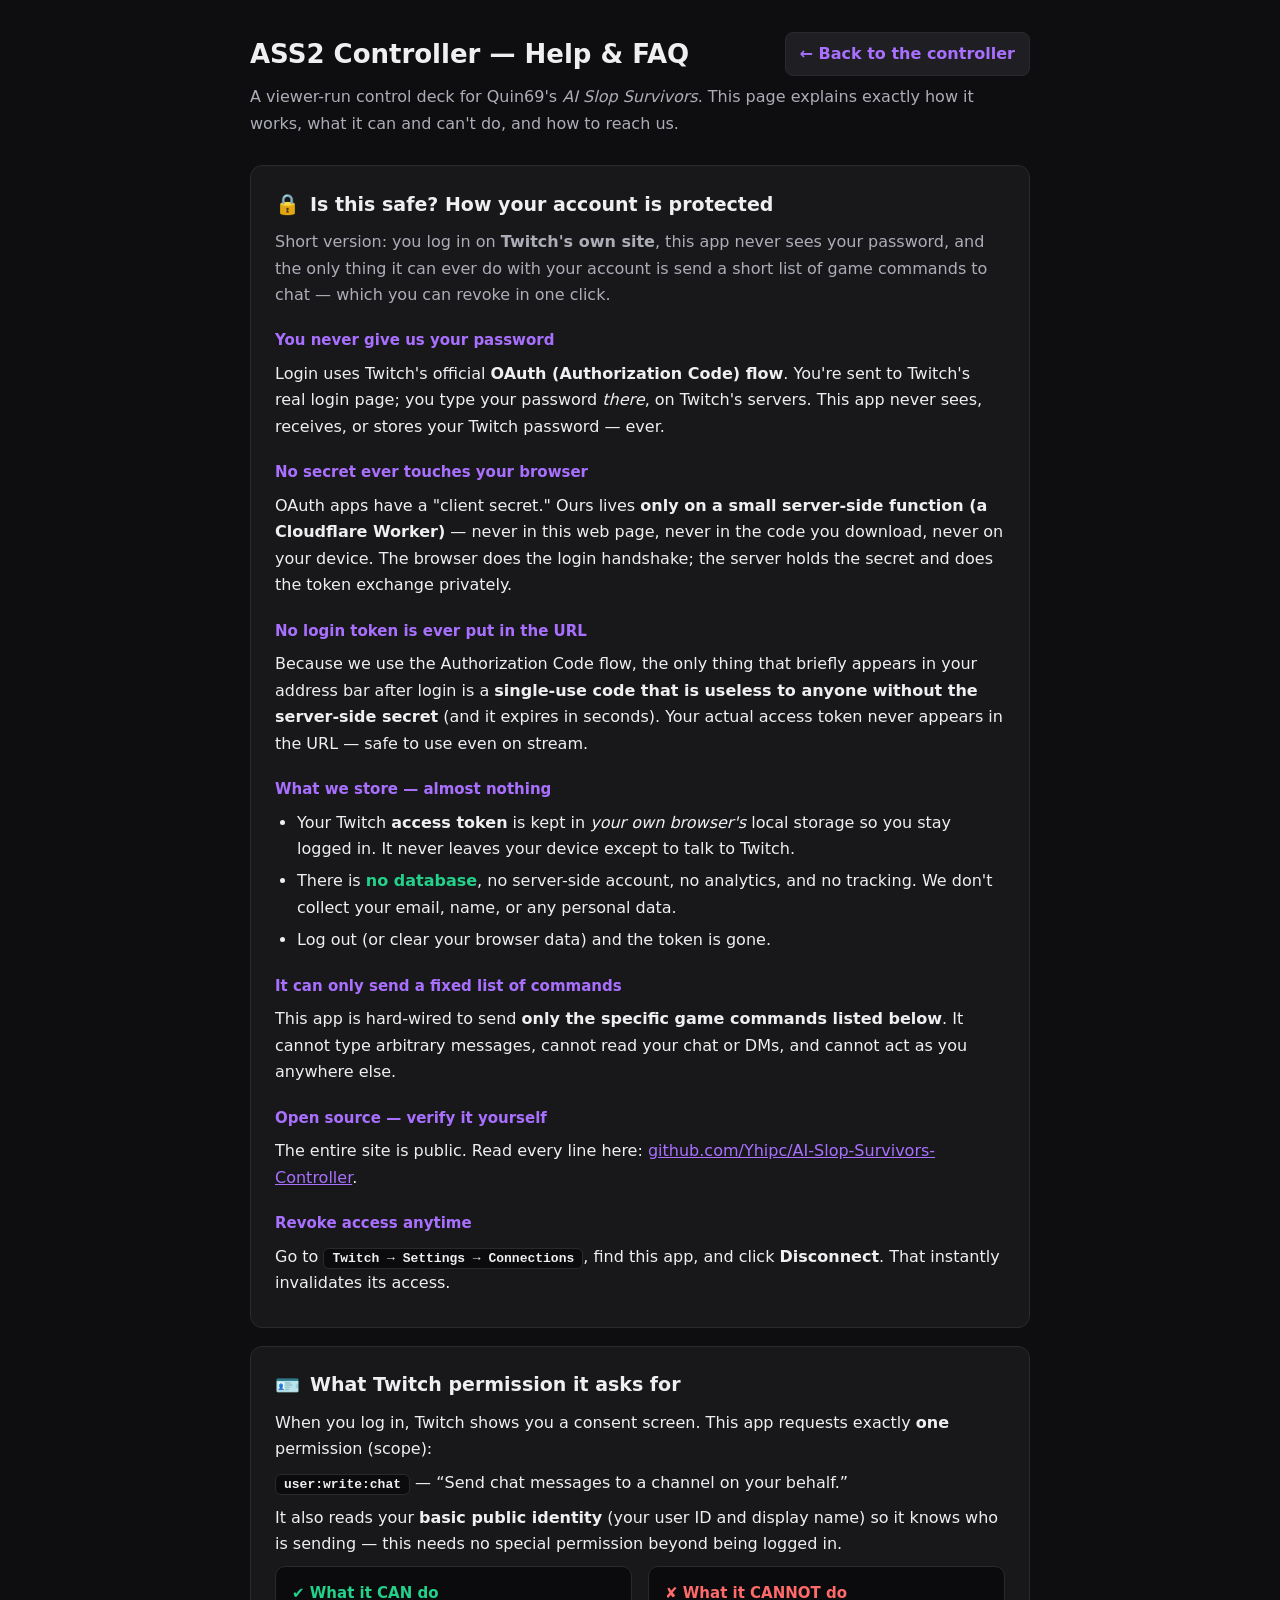
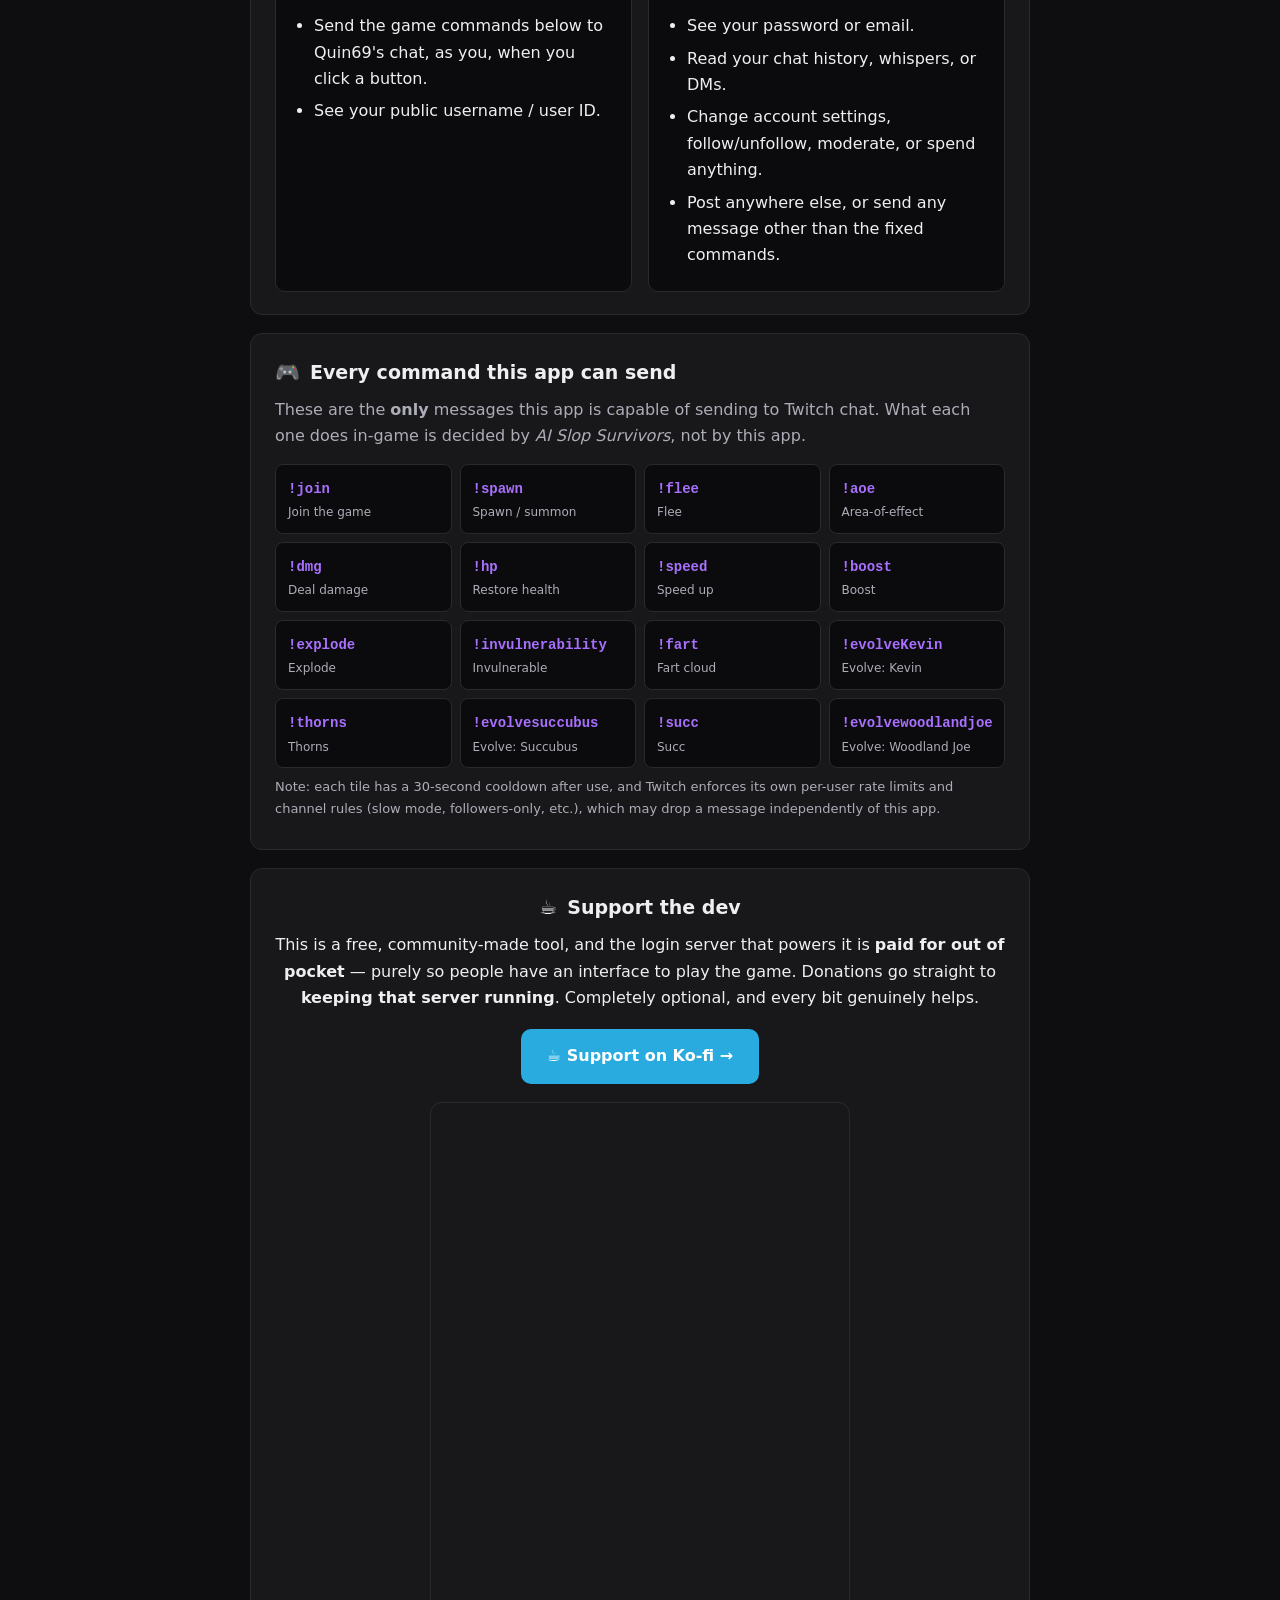
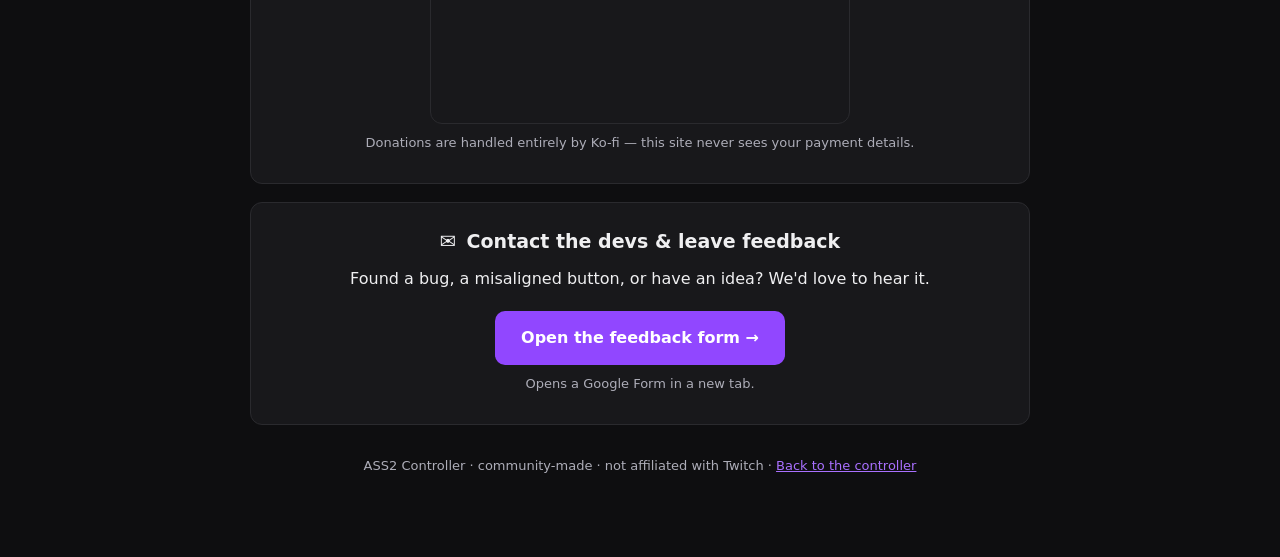
<file: help.html>
<!doctype html>
<html lang="en">
<meta charset="utf-8" />
<meta name="viewport" content="width=device-width, initial-scale=1" />
<title>ASS2 Controller — Help & FAQ</title>
<link rel="icon" type="image/png" href="ratfartico.png" />
<style>
  :root {
    --bg: #0e0e10; --panel: #18181b; --panel-2: #1f1f23; --border: #2a2a2e;
    --text: #efeff1; --muted: #adadb8; --purple: #9147ff; --purple-hi: #a970ff;
    --ok: #23d18b; --err: #ff6a6a;
  }
  * { box-sizing: border-box; }
  body {
    margin: 0; background: var(--bg); color: var(--text);
    font: 16px/1.65 "Inter", system-ui, -apple-system, Segoe UI, Roboto, sans-serif;
  }
  a { color: var(--purple-hi); }
  .wrap { max-width: 820px; margin: 0 auto; padding: 32px 20px 80px; }
  header { display: flex; align-items: center; justify-content: space-between;
           gap: 16px; flex-wrap: wrap; margin-bottom: 8px; }
  h1 { font-size: 26px; margin: 0; }
  .sub { color: var(--muted); margin: 4px 0 28px; }
  .back { font-weight: 600; text-decoration: none; padding: 8px 14px;
          border: 1px solid var(--border); border-radius: 8px; background: var(--panel-2); }
  .back:hover { background: #2a2a30; }
  section { background: var(--panel); border: 1px solid var(--border);
            border-radius: 12px; padding: 22px 24px; margin: 18px 0; }
  h2 { font-size: 19px; margin: 0 0 6px; display: flex; align-items: center; gap: 10px; }
  h2 .ico { font-size: 20px; }
  h3 { font-size: 15px; margin: 20px 0 4px; color: var(--purple-hi); }
  p { margin: 8px 0; }
  ul { margin: 8px 0; padding-left: 22px; }
  li { margin: 6px 0; }
  .lede { color: var(--muted); }
  .pill { display: inline-block; font: 600 13px monospace; background: #0b0b0d;
          border: 1px solid var(--border); border-radius: 6px; padding: 2px 8px; }
  .good { color: var(--ok); } .bad { color: var(--err); }
  .grid { display: grid; grid-template-columns: repeat(auto-fill, minmax(150px, 1fr));
          gap: 8px; margin-top: 14px; }
  .cmd { background: #0b0b0d; border: 1px solid var(--border); border-radius: 8px;
         padding: 10px 12px; }
  .cmd code { color: var(--purple-hi); font-weight: 700; font-size: 14px; }
  .cmd small { display: block; color: var(--muted); font-size: 12px; margin-top: 2px; }
  .two { display: grid; grid-template-columns: 1fr 1fr; gap: 16px; }
  .two > div { background: #0b0b0d; border: 1px solid var(--border);
               border-radius: 10px; padding: 14px 16px; }
  .two h3 { margin-top: 0; }
  .cta { text-align: center; }
  .btn { display: inline-block; margin-top: 10px; padding: 14px 26px; border-radius: 10px;
         background: var(--purple); color: #fff; font-weight: 700; text-decoration: none;
         font-size: 16px; }
  .btn:hover { background: var(--purple-hi); }
  .btn.kofi { background: #29abe0; }
  .btn.kofi:hover { background: #2bb8f0; }
  .kofi-embed {
    max-width: 420px; margin: 18px auto 0;
    border: 1px solid var(--border); border-radius: 12px; overflow: hidden;
  }
  .kofi-embed iframe { width: 100%; height: 620px; border: 0; display: block; }
  .note { font-size: 13px; color: var(--muted); }
  footer { text-align: center; color: var(--muted); font-size: 13px; margin-top: 30px; }
  @media (max-width: 620px) { .two { grid-template-columns: 1fr; } }
</style>

<div class="wrap">
  <header>
    <h1>ASS2 Controller — Help &amp; FAQ</h1>
    <a class="back" href="./">← Back to the controller</a>
  </header>
  <p class="sub">A viewer-run control deck for Quin69's <em>AI Slop Survivors</em>. This page explains exactly how it works, what it can and can't do, and how to reach us.</p>

  <!-- SAFETY -->
  <section id="safety">
    <h2><span class="ico">🔒</span> Is this safe? How your account is protected</h2>
    <p class="lede">Short version: you log in on <strong>Twitch's own site</strong>, this app never sees your password, and the only thing it can ever do with your account is send a short list of game commands to chat — which you can revoke in one click.</p>

    <h3>You never give us your password</h3>
    <p>Login uses Twitch's official <strong>OAuth (Authorization Code) flow</strong>. You're sent to Twitch's real login page; you type your password <em>there</em>, on Twitch's servers. This app never sees, receives, or stores your Twitch password — ever.</p>

    <h3>No secret ever touches your browser</h3>
    <p>OAuth apps have a "client secret." Ours lives <strong>only on a small server-side function (a Cloudflare Worker)</strong> — never in this web page, never in the code you download, never on your device. The browser does the login handshake; the server holds the secret and does the token exchange privately.</p>

    <h3>No login token is ever put in the URL</h3>
    <p>Because we use the Authorization Code flow, the only thing that briefly appears in your address bar after login is a <strong>single-use code that is useless to anyone without the server-side secret</strong> (and it expires in seconds). Your actual access token never appears in the URL — safe to use even on stream.</p>

    <h3>What we store — almost nothing</h3>
    <ul>
      <li>Your Twitch <strong>access token</strong> is kept in <em>your own browser's</em> local storage so you stay logged in. It never leaves your device except to talk to Twitch.</li>
      <li>There is <strong class="good">no database</strong>, no server-side account, no analytics, and no tracking. We don't collect your email, name, or any personal data.</li>
      <li>Log out (or clear your browser data) and the token is gone.</li>
    </ul>

    <h3>It can only send a fixed list of commands</h3>
    <p>This app is hard-wired to send <strong>only the specific game commands listed below</strong>. It cannot type arbitrary messages, cannot read your chat or DMs, and cannot act as you anywhere else.</p>

    <h3>Open source — verify it yourself</h3>
    <p>The entire site is public. Read every line here:
      <a href="https://github.com/Yhipc/AI-Slop-Survivors-Controller" target="_blank" rel="noopener">github.com/Yhipc/AI-Slop-Survivors-Controller</a>.</p>

    <h3>Revoke access anytime</h3>
    <p>Go to <span class="pill">Twitch → Settings → Connections</span>, find this app, and click <strong>Disconnect</strong>. That instantly invalidates its access.</p>
  </section>

  <!-- PERMISSIONS -->
  <section id="permissions">
    <h2><span class="ico">🪪</span> What Twitch permission it asks for</h2>
    <p>When you log in, Twitch shows you a consent screen. This app requests exactly <strong>one</strong> permission (scope):</p>
    <p><span class="pill">user:write:chat</span> — “Send chat messages to a channel on your behalf.”</p>
    <p>It also reads your <strong>basic public identity</strong> (your user ID and display name) so it knows who is sending — this needs no special permission beyond being logged in.</p>

    <div class="two">
      <div>
        <h3 class="good">✔ What it CAN do</h3>
        <ul>
          <li>Send the game commands below to Quin69's chat, as you, when you click a button.</li>
          <li>See your public username / user ID.</li>
        </ul>
      </div>
      <div>
        <h3 class="bad">✘ What it CANNOT do</h3>
        <ul>
          <li>See your password or email.</li>
          <li>Read your chat history, whispers, or DMs.</li>
          <li>Change account settings, follow/unfollow, moderate, or spend anything.</li>
          <li>Post anywhere else, or send any message other than the fixed commands.</li>
        </ul>
      </div>
    </div>
  </section>

  <!-- COMMANDS -->
  <section id="commands">
    <h2><span class="ico">🎮</span> Every command this app can send</h2>
    <p class="lede">These are the <strong>only</strong> messages this app is capable of sending to Twitch chat. What each one does in-game is decided by <em>AI Slop Survivors</em>, not by this app.</p>
    <div class="grid">
      <div class="cmd"><code>!join</code><small>Join the game</small></div>
      <div class="cmd"><code>!spawn</code><small>Spawn / summon</small></div>
      <div class="cmd"><code>!flee</code><small>Flee</small></div>
      <div class="cmd"><code>!aoe</code><small>Area-of-effect</small></div>
      <div class="cmd"><code>!dmg</code><small>Deal damage</small></div>
      <div class="cmd"><code>!hp</code><small>Restore health</small></div>
      <div class="cmd"><code>!speed</code><small>Speed up</small></div>
      <div class="cmd"><code>!boost</code><small>Boost</small></div>
      <div class="cmd"><code>!explode</code><small>Explode</small></div>
      <div class="cmd"><code>!invulnerability</code><small>Invulnerable</small></div>
      <div class="cmd"><code>!fart</code><small>Fart cloud</small></div>
      <div class="cmd"><code>!evolveKevin</code><small>Evolve: Kevin</small></div>
      <div class="cmd"><code>!thorns</code><small>Thorns</small></div>
      <div class="cmd"><code>!evolvesuccubus</code><small>Evolve: Succubus</small></div>
      <div class="cmd"><code>!succ</code><small>Succ</small></div>
      <div class="cmd"><code>!evolvewoodlandjoe</code><small>Evolve: Woodland Joe</small></div>
    </div>
    <p class="note">Note: each tile has a 30-second cooldown after use, and Twitch enforces its own per-user rate limits and channel rules (slow mode, followers-only, etc.), which may drop a message independently of this app.</p>
  </section>

  <!-- SUPPORT -->
  <section id="support" class="cta">
    <h2 style="justify-content:center"><span class="ico">☕</span> Support the dev</h2>
    <p>This is a free, community-made tool, and the login server that powers it is
       <strong>paid for out of pocket</strong> — purely so people have an interface to
       play the game. Donations go straight to <strong>keeping that server running</strong>.
       Completely optional, and every bit genuinely helps.</p>
    <a class="btn kofi" href="https://ko-fi.com/yhipc" target="_blank" rel="noopener">☕ Support on Ko-fi →</a>
    <div class="kofi-embed">
      <iframe title="Support yhipc on Ko-fi"
        src="https://ko-fi.com/yhipc/?hidefeed=true&widget=true&embed=true&preview=true"></iframe>
    </div>
    <p class="note">Donations are handled entirely by Ko-fi — this site never sees your payment details.</p>
  </section>

  <!-- FEEDBACK -->
  <section id="feedback" class="cta">
    <h2 style="justify-content:center"><span class="ico">✉️</span> Contact the devs &amp; leave feedback</h2>
    <p>Found a bug, a misaligned button, or have an idea? We'd love to hear it.</p>
    <a class="btn" href="https://forms.gle/j34L3B4mDeXkwNPP8" target="_blank" rel="noopener">Open the feedback form →</a>
    <p class="note">Opens a Google Form in a new tab.</p>
  </section>

  <footer>
    ASS2 Controller · community-made · not affiliated with Twitch ·
    <a href="./">Back to the controller</a>
  </footer>
</div>
</html>
</file>
